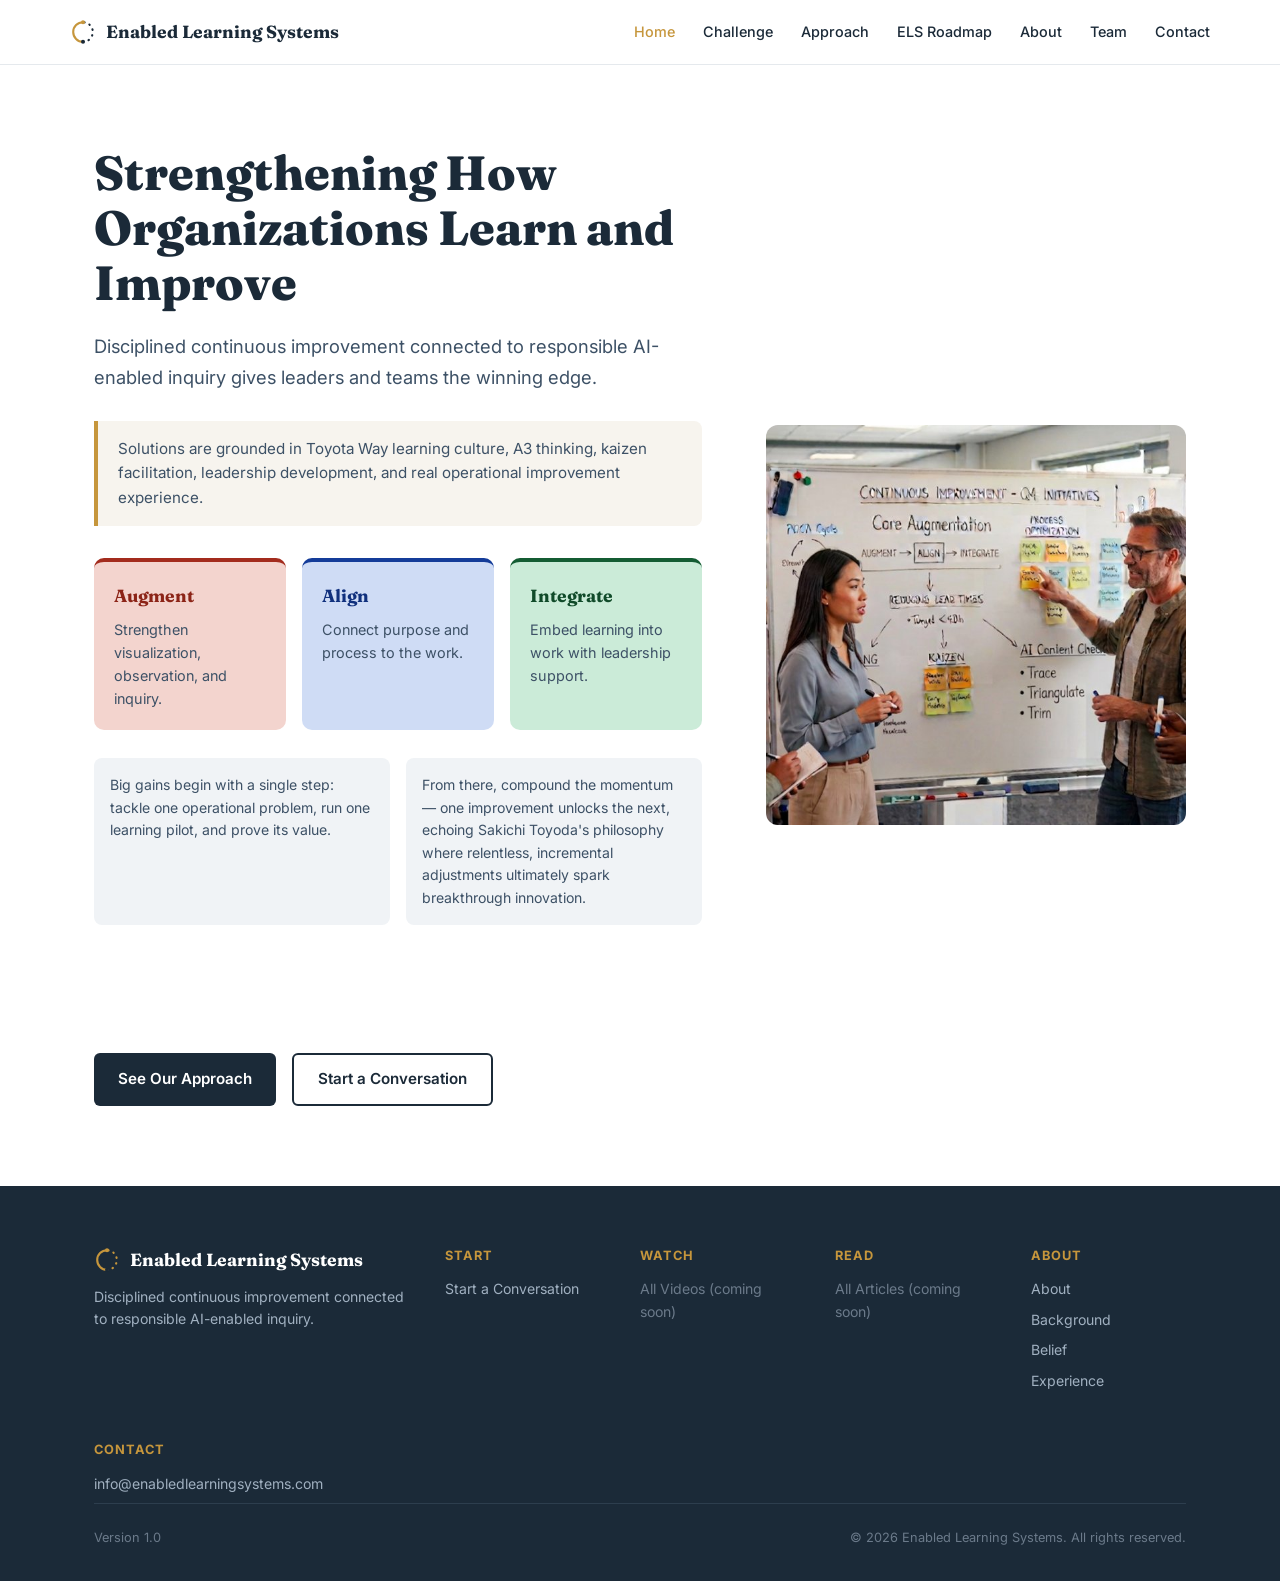
<file: index.html>
<!DOCTYPE html>
<html lang="en">
<head>
<meta charset="UTF-8">
<meta name="viewport" content="width=device-width, initial-scale=1.0">
<title>Home | Enabled Learning Systems</title>
<meta name="description" content="Enabled Learning Systems strengthens how organizations learn and improve, connecting disciplined continuous improvement with responsible AI-enabled inquiry.">
<link rel="preconnect" href="https://fonts.googleapis.com">
<link rel="preconnect" href="https://fonts.gstatic.com" crossorigin>
<link href="https://fonts.googleapis.com/css2?family=Fraunces:ital,wght@0,400;0,600;0,700;0,800;1,400&family=Inter:wght@400;500;600;700;800&display=swap" rel="stylesheet">
<link rel="stylesheet" href="styles.css">

</head>
<body>
<header class="site-header">
  <div class="header-inner">
    <a href="index.html" class="logo"><svg width="26" height="26" viewBox="0 0 26 26" fill="none" xmlns="http://www.w3.org/2000/svg">
<path d="M13 3.2C7.6 3.2 3.2 7.6 3.2 13S7.6 22.8 13 22.8" stroke="#C6963C" stroke-width="2.1" stroke-linecap="round"/>
<path d="M13 22.8c5.4 0 9.8-4.4 9.8-9.8S18.4 3.2 13 3.2" stroke="#1B2A38" stroke-width="2.1" stroke-linecap="round" stroke-dasharray="0.5 5.3"/>
<circle cx="13" cy="3.2" r="2" fill="#C6963C"/>
<circle cx="13" cy="22.8" r="2" fill="#1B2A38"/>
</svg><span class="logo-word">Enabled Learning Systems</span></a>
    <button class="nav-toggle" aria-label="Toggle menu" onclick="document.querySelector('.main-nav').classList.toggle('open')">
      <svg width="18" height="14" viewBox="0 0 18 14" fill="none"><path d="M0 1h18M0 7h18M0 13h18" stroke="#1B2A38" stroke-width="1.6"/></svg>
    </button>
    <nav class="main-nav">
      <a href="index.html" class="nav-link active">Home</a>
<a href="challenge.html" class="nav-link">Challenge</a>
<a href="approach.html" class="nav-link">Approach</a>
<a href="roadmap.html" class="nav-link">ELS Roadmap</a>
<a href="about.html" class="nav-link">About</a>
<a href="team.html" class="nav-link">Team</a>
<a href="contact.html" class="nav-link">Contact</a>

    </nav>
  </div>
</header>

<section class="section">
  <div class="wrap hero-grid">
    <div class="hero-text">
      <h1 class="display">Strengthening How Organizations Learn and Improve</h1>
      <p class="lede">Disciplined continuous improvement connected to responsible AI-enabled inquiry gives leaders and teams the winning edge.</p>
      <div class="callout">Solutions are grounded in Toyota Way learning culture, A3 thinking, kaizen facilitation, leadership development, and real operational improvement experience.</div>
      <div class="card-grid" style="grid-template-columns: repeat(3, 1fr);">
        <div class="card card--red"><h3>Augment</h3><p>Strengthen visualization, observation, and inquiry.</p></div>
        <div class="card card--blue"><h3>Align</h3><p>Connect purpose and process to the work.</p></div>
        <div class="card card--green"><h3>Integrate</h3><p>Embed learning into work with leadership support.</p></div>
      </div>
      <div class="note-grid">
        <div class="note-box">Big gains begin with a single step: tackle one operational problem, run one learning pilot, and prove its value.</div>
        <div class="note-box">From there, compound the momentum &mdash; one improvement unlocks the next, echoing Sakichi Toyoda's philosophy where relentless, incremental adjustments ultimately spark breakthrough innovation.</div>
      </div>
    </div>
    <figure class="hero-photo">
      <img src="photo-home.jpg" alt="Team collaborating around a whiteboard on continuous improvement initiatives.">
    </figure>
    <div class="btn-row mt-lg hero-buttons">
      <a href="approach.html" class="btn btn-primary">See Our Approach</a>
      <a href="contact.html" class="btn btn-outline">Start a Conversation</a>
    </div>
  </div>
</section>

<footer class="site-footer">
  <div class="wrap">
    <div class="footer-grid">
      <div class="footer-brand">
        <a href="index.html" class="logo"><svg width="26" height="26" viewBox="0 0 26 26" fill="none" xmlns="http://www.w3.org/2000/svg">
<path d="M13 3.2C7.6 3.2 3.2 7.6 3.2 13S7.6 22.8 13 22.8" stroke="#C6963C" stroke-width="2.1" stroke-linecap="round"/>
<path d="M13 22.8c5.4 0 9.8-4.4 9.8-9.8S18.4 3.2 13 3.2" stroke="#1B2A38" stroke-width="2.1" stroke-linecap="round" stroke-dasharray="0.5 5.3"/>
<circle cx="13" cy="3.2" r="2" fill="#C6963C"/>
<circle cx="13" cy="22.8" r="2" fill="#1B2A38"/>
</svg><span class="logo-word">Enabled Learning Systems</span></a>
        <p>Disciplined continuous improvement connected to responsible AI-enabled inquiry.</p>
      </div>
      <div class="footer-col">
        <h5>Start</h5>
        <a href="contact.html">Start a Conversation</a>
      </div>
      <div class="footer-col">
        <h5>Watch</h5>
        <span class="muted">All Videos (coming soon)</span>
      </div>
      <div class="footer-col">
        <h5>Read</h5>
        <span class="muted">All Articles (coming soon)</span>
      </div>
      <div class="footer-col">
        <h5>About</h5>
        <a href="about.html">About</a>
        <a href="about.html#background">Background</a>
        <a href="about.html#belief">Belief</a>
        <a href="about.html#experience">Experience</a>
      </div>
    </div>
    <div class="footer-col" style="margin-top:32px;">
      <h5>Contact</h5>
      <a href="mailto:info@enabledlearningsystems.com">info@enabledlearningsystems.com</a>
    </div>
    <div class="footer-bottom">
      <span>Version 1.0</span>
      <span>&copy; 2026 Enabled Learning Systems. All rights reserved.</span>
    </div>
  </div>
</footer>
</body>
</html>
</file>
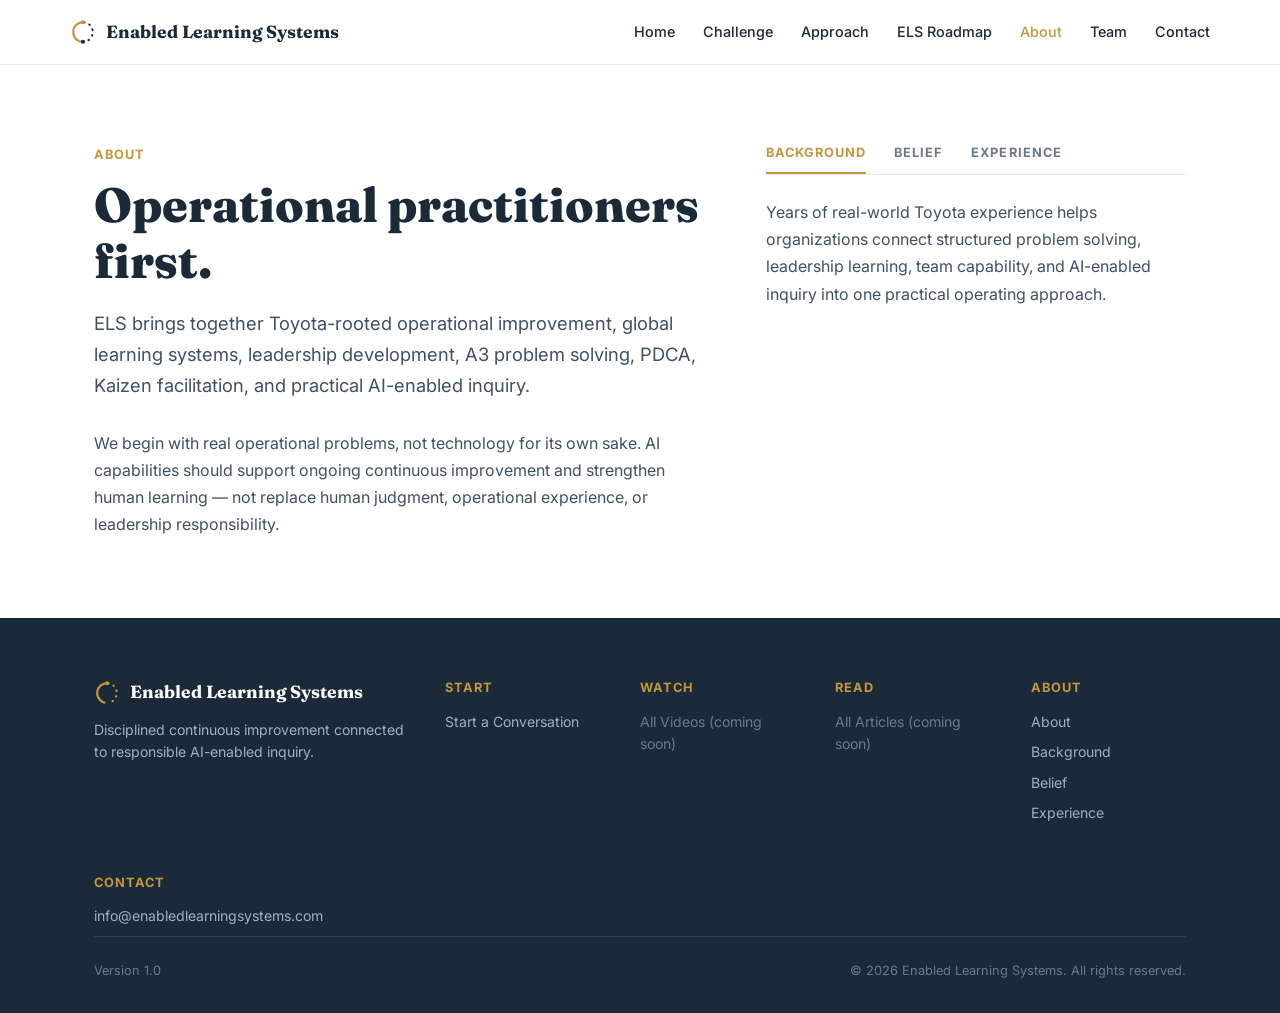
<file: about (1).html>
<!DOCTYPE html>
<html lang="en">
<head>
<meta charset="UTF-8">
<meta name="viewport" content="width=device-width, initial-scale=1.0">
<title>About | Enabled Learning Systems</title>
<meta name="description" content="Operational practitioners first. ELS brings together Toyota-rooted operational improvement, global learning systems, leadership development, and practical AI-enabled inquiry.">
<link rel="preconnect" href="https://fonts.googleapis.com">
<link rel="preconnect" href="https://fonts.gstatic.com" crossorigin>
<link href="https://fonts.googleapis.com/css2?family=Fraunces:ital,wght@0,400;0,600;0,700;0,800;1,400&family=Inter:wght@400;500;600;700;800&display=swap" rel="stylesheet">
<link rel="stylesheet" href="styles.css">
<style>
  .tab-row {
    display: flex;
    gap: 28px;
    border-bottom: 1px solid #E5E9ED;
    margin-bottom: 24px;
  }
  .tab-btn {
    background: none;
    border: none;
    cursor: pointer;
    font-family: 'Inter', sans-serif;
    font-size: 0.8rem;
    font-weight: 700;
    text-transform: uppercase;
    letter-spacing: 0.08em;
    color: #6B7A8A;
    padding: 0 0 12px 0;
    border-bottom: 2px solid transparent;
  }
  .tab-btn:hover { color: #1B2A38; }
  .tab-btn.active { color: #C6963C; border-bottom-color: #C6963C; }
  .tab-panel { display: none; }
  .tab-panel.active { display: block; }
</style>
</head>
<body>
<header class="site-header">
  <div class="header-inner">
    <a href="index.html" class="logo"><svg width="26" height="26" viewBox="0 0 26 26" fill="none" xmlns="http://www.w3.org/2000/svg">
<path d="M13 3.2C7.6 3.2 3.2 7.6 3.2 13S7.6 22.8 13 22.8" stroke="#C6963C" stroke-width="2.1" stroke-linecap="round"/>
<path d="M13 22.8c5.4 0 9.8-4.4 9.8-9.8S18.4 3.2 13 3.2" stroke="#1B2A38" stroke-width="2.1" stroke-linecap="round" stroke-dasharray="0.5 5.3"/>
<circle cx="13" cy="3.2" r="2" fill="#C6963C"/>
<circle cx="13" cy="22.8" r="2" fill="#1B2A38"/>
</svg><span class="logo-word">Enabled Learning Systems</span></a>
    <button class="nav-toggle" aria-label="Toggle menu" onclick="document.querySelector('.main-nav').classList.toggle('open')">
      <svg width="18" height="14" viewBox="0 0 18 14" fill="none"><path d="M0 1h18M0 7h18M0 13h18" stroke="#1B2A38" stroke-width="1.6"/></svg>
    </button>
    <nav class="main-nav">
      <a href="index.html" class="nav-link">Home</a>
<a href="challenge.html" class="nav-link">Challenge</a>
<a href="approach.html" class="nav-link">Approach</a>
<a href="roadmap.html" class="nav-link">ELS Roadmap</a>
<a href="about.html" class="nav-link active">About</a>
<a href="team.html" class="nav-link">Team</a>
<a href="contact.html" class="nav-link">Contact</a>

    </nav>
  </div>
</header>

<section class="section">
  <div class="wrap" style="display:grid; grid-template-columns: 1fr 420px; gap:64px; align-items:start;">
    <div>
      <p style="font-size:0.8rem; font-weight:700; text-transform:uppercase; letter-spacing:0.08em; color:#C6963C; margin-bottom:12px;">About</p>
      <h1 class="display">Operational practitioners first.</h1>
      <p class="lede">ELS brings together Toyota-rooted operational improvement, global learning systems, leadership development, A3 problem solving, PDCA, Kaizen facilitation, and practical AI-enabled inquiry.</p>
      <p style="font-size:1rem; color:#3D5166; line-height:1.7;">We begin with real operational problems, not technology for its own sake. AI capabilities should support ongoing continuous improvement and strengthen human learning &mdash; not replace human judgment, operational experience, or leadership responsibility.</p>
    </div>
    <div>
      <div class="tab-row">
        <button class="tab-btn active" data-tab="background" onclick="showTab('background')">Background</button>
        <button class="tab-btn" data-tab="belief" onclick="showTab('belief')">Belief</button>
        <button class="tab-btn" data-tab="experience" onclick="showTab('experience')">Experience</button>
      </div>
      <div id="background" class="tab-panel active">
        <p style="font-size:1rem; color:#3D5166; line-height:1.7;">Years of real-world Toyota experience helps organizations connect structured problem solving, leadership learning, team capability, and AI-enabled inquiry into one practical operating approach.</p>
      </div>
      <div id="belief" class="tab-panel">
        <p style="font-size:1rem; color:#3D5166; line-height:1.7; margin-bottom:16px;">Our work is defined by purpose, not tools. We begin with actual operational needs, ensuring that AI serves as a force multiplier for continuous improvement. We believe technology should strengthen human learning and decision-making, acting as a support system that honors, rather than replaces, operational experience and leadership.</p>
        <p style="font-size:1rem; color:#3D5166; line-height:1.7;">We ground our work in your organization's real-world challenges. We believe AI should be a partner in continuous improvement, designed to sharpen human insight and accelerate learning. Our goal is to leverage technology to enhance &mdash; not replace &mdash; the vital role of human judgement, operational experience and leadership responsibility.</p>
      </div>
      <div id="experience" class="tab-panel">
        <p style="font-size:1rem; color:#3D5166; line-height:1.7;">Our conviction comes from years of delivering measurable operational results. We have spent decades consulting within world-renowned corporate headquarters, regional field offices, and leading organizations across logistics, healthcare, and diverse corporate operations. This extensive cross-industry experience allows us to bridge the gap between executive-level strategy and frontline team execution, bringing a sophisticated, <strong>proven perspective</strong> that ensures our solutions are as practical as they are impactful.</p>
      </div>
    </div>
  </div>
</section>

<footer class="site-footer">
  <div class="wrap">
    <div class="footer-grid">
      <div class="footer-brand">
        <a href="index.html" class="logo"><svg width="26" height="26" viewBox="0 0 26 26" fill="none" xmlns="http://www.w3.org/2000/svg">
<path d="M13 3.2C7.6 3.2 3.2 7.6 3.2 13S7.6 22.8 13 22.8" stroke="#C6963C" stroke-width="2.1" stroke-linecap="round"/>
<path d="M13 22.8c5.4 0 9.8-4.4 9.8-9.8S18.4 3.2 13 3.2" stroke="#1B2A38" stroke-width="2.1" stroke-linecap="round" stroke-dasharray="0.5 5.3"/>
<circle cx="13" cy="3.2" r="2" fill="#C6963C"/>
<circle cx="13" cy="22.8" r="2" fill="#1B2A38"/>
</svg><span class="logo-word">Enabled Learning Systems</span></a>
        <p>Disciplined continuous improvement connected to responsible AI-enabled inquiry.</p>
      </div>
      <div class="footer-col">
        <h5>Start</h5>
        <a href="contact.html">Start a Conversation</a>
      </div>
      <div class="footer-col">
        <h5>Watch</h5>
        <span class="muted">All Videos (coming soon)</span>
      </div>
      <div class="footer-col">
        <h5>Read</h5>
        <span class="muted">All Articles (coming soon)</span>
      </div>
      <div class="footer-col">
        <h5>About</h5>
        <a href="about.html">About</a>
        <a href="about.html#background">Background</a>
        <a href="about.html#belief">Belief</a>
        <a href="about.html#experience">Experience</a>
      </div>
    </div>
    <div class="footer-col" style="margin-top:32px;">
      <h5>Contact</h5>
      <a href="mailto:info@enabledlearningsystems.com">info@enabledlearningsystems.com</a>
    </div>
    <div class="footer-bottom">
      <span>Version 1.0</span>
      <span>&copy; 2026 Enabled Learning Systems. All rights reserved.</span>
    </div>
  </div>
</footer>
<script>
  function showTab(name) {
    document.querySelectorAll('.tab-panel').forEach(function(panel) {
      panel.classList.toggle('active', panel.id === name);
    });
    document.querySelectorAll('.tab-btn').forEach(function(btn) {
      btn.classList.toggle('active', btn.getAttribute('data-tab') === name);
    });
  }
  var hash = window.location.hash.replace('#', '');
  if (hash === 'background' || hash === 'belief' || hash === 'experience') {
    showTab(hash);
  }
</script>
</body>
</html>
</file>
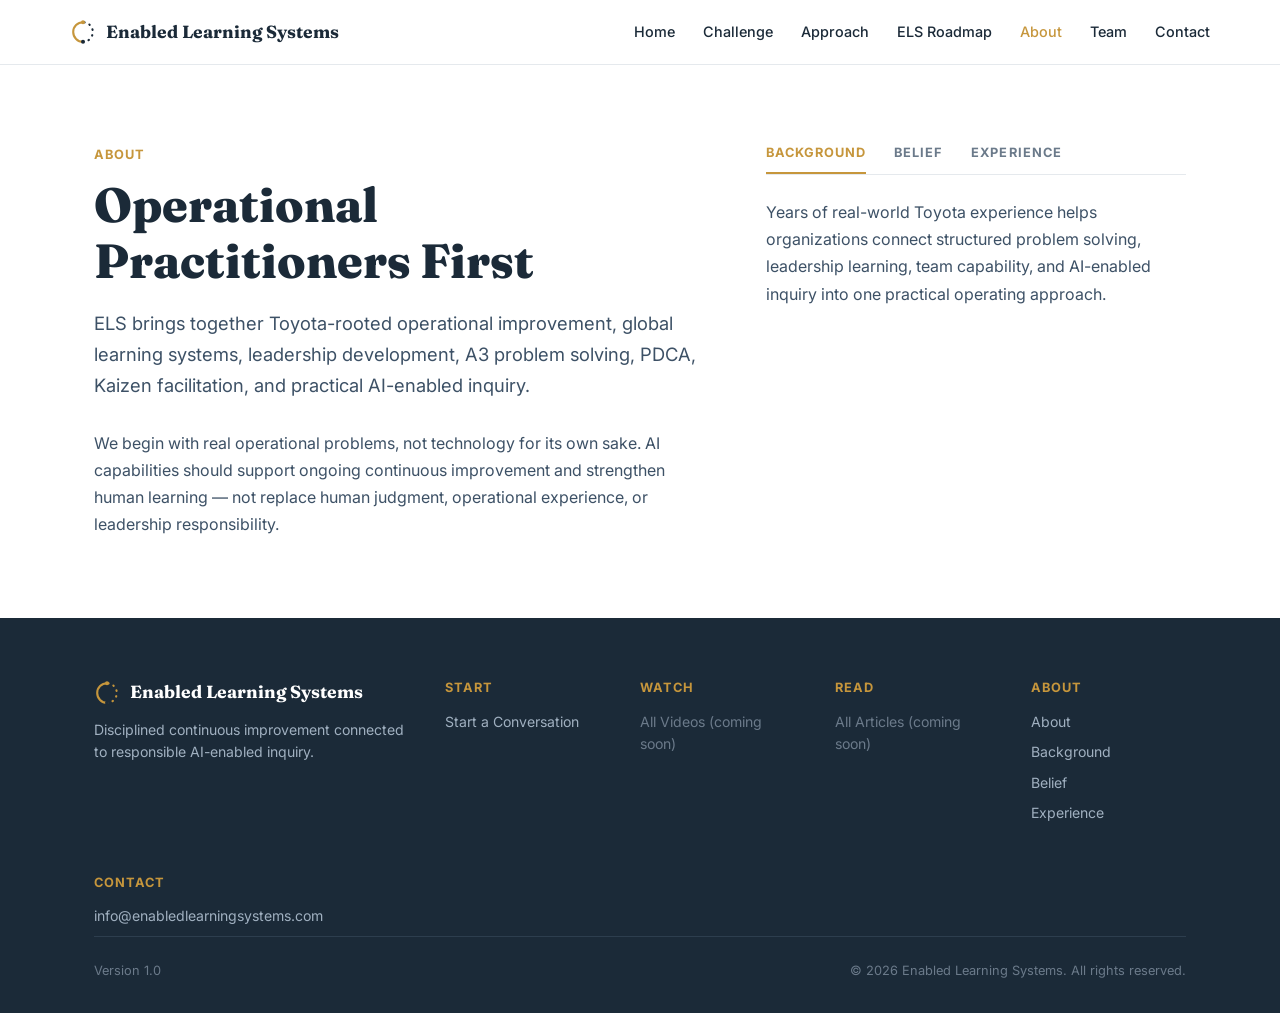
<file: about.html>
<!DOCTYPE html>
<html lang="en">
<head>
<meta charset="UTF-8">
<meta name="viewport" content="width=device-width, initial-scale=1.0">
<title>About | Enabled Learning Systems</title>
<meta name="description" content="Operational practitioners first. ELS brings together Toyota-rooted operational improvement, global learning systems, leadership development, and practical AI-enabled inquiry.">
<link rel="preconnect" href="https://fonts.googleapis.com">
<link rel="preconnect" href="https://fonts.gstatic.com" crossorigin>
<link href="https://fonts.googleapis.com/css2?family=Fraunces:ital,wght@0,400;0,600;0,700;0,800;1,400&family=Inter:wght@400;500;600;700;800&display=swap" rel="stylesheet">
<link rel="stylesheet" href="styles.css">
<style>
  .tab-row {
    display: flex;
    gap: 28px;
    border-bottom: 1px solid #E5E9ED;
    margin-bottom: 24px;
  }
  .tab-btn {
    background: none;
    border: none;
    cursor: pointer;
    font-family: 'Inter', sans-serif;
    font-size: 0.8rem;
    font-weight: 700;
    text-transform: uppercase;
    letter-spacing: 0.08em;
    color: #6B7A8A;
    padding: 0 0 12px 0;
    border-bottom: 2px solid transparent;
  }
  .tab-btn:hover { color: #1B2A38; }
  .tab-btn.active { color: #C6963C; border-bottom-color: #C6963C; }
  .tab-panel { display: none; }
  .tab-panel.active { display: block; }
</style>
</head>
<body>
<header class="site-header">
  <div class="header-inner">
    <a href="index.html" class="logo"><svg width="26" height="26" viewBox="0 0 26 26" fill="none" xmlns="http://www.w3.org/2000/svg">
<path d="M13 3.2C7.6 3.2 3.2 7.6 3.2 13S7.6 22.8 13 22.8" stroke="#C6963C" stroke-width="2.1" stroke-linecap="round"/>
<path d="M13 22.8c5.4 0 9.8-4.4 9.8-9.8S18.4 3.2 13 3.2" stroke="#1B2A38" stroke-width="2.1" stroke-linecap="round" stroke-dasharray="0.5 5.3"/>
<circle cx="13" cy="3.2" r="2" fill="#C6963C"/>
<circle cx="13" cy="22.8" r="2" fill="#1B2A38"/>
</svg><span class="logo-word">Enabled Learning Systems</span></a>
    <button class="nav-toggle" aria-label="Toggle menu" onclick="document.querySelector('.main-nav').classList.toggle('open')">
      <svg width="18" height="14" viewBox="0 0 18 14" fill="none"><path d="M0 1h18M0 7h18M0 13h18" stroke="#1B2A38" stroke-width="1.6"/></svg>
    </button>
    <nav class="main-nav">
      <a href="index.html" class="nav-link">Home</a>
<a href="challenge.html" class="nav-link">Challenge</a>
<a href="approach.html" class="nav-link">Approach</a>
<a href="roadmap.html" class="nav-link">ELS Roadmap</a>
<a href="about.html" class="nav-link active">About</a>
<a href="team.html" class="nav-link">Team</a>
<a href="contact.html" class="nav-link">Contact</a>

    </nav>
  </div>
</header>

<section class="section">
  <div class="wrap" style="display:grid; grid-template-columns: 1fr 420px; gap:64px; align-items:start;">
    <div>
      <p style="font-size:0.8rem; font-weight:700; text-transform:uppercase; letter-spacing:0.08em; color:#C6963C; margin-bottom:12px;">About</p>
      <h1 class="display">Operational Practitioners First</h1>
      <p class="lede">ELS brings together Toyota-rooted operational improvement, global learning systems, leadership development, A3 problem solving, PDCA, Kaizen facilitation, and practical AI-enabled inquiry.</p>
      <p style="font-size:1rem; color:#3D5166; line-height:1.7;">We begin with real operational problems, not technology for its own sake. AI capabilities should support ongoing continuous improvement and strengthen human learning &mdash; not replace human judgment, operational experience, or leadership responsibility.</p>
    </div>
    <div>
      <div class="tab-row">
        <button class="tab-btn active" data-tab="background" onclick="showTab('background')">Background</button>
        <button class="tab-btn" data-tab="belief" onclick="showTab('belief')">Belief</button>
        <button class="tab-btn" data-tab="experience" onclick="showTab('experience')">Experience</button>
      </div>
      <div id="background" class="tab-panel active">
        <p style="font-size:1rem; color:#3D5166; line-height:1.7;">Years of real-world Toyota experience helps organizations connect structured problem solving, leadership learning, team capability, and AI-enabled inquiry into one practical operating approach.</p>
      </div>
      <div id="belief" class="tab-panel">
        <p style="font-size:1rem; color:#3D5166; line-height:1.7; margin-bottom:16px;">Our work is defined by purpose, not tools. We begin with actual operational needs, ensuring that AI serves as a force multiplier for continuous improvement. We believe technology should strengthen human learning and decision-making, acting as a support system that honors, rather than replaces, operational experience and leadership.</p>
        <p style="font-size:1rem; color:#3D5166; line-height:1.7;">We ground our work in your organization's real-world challenges. We believe AI should be a partner in continuous improvement, designed to sharpen human insight and accelerate learning. Our goal is to leverage technology to enhance &mdash; not replace &mdash; the vital role of human judgement, operational experience and leadership responsibility.</p>
      </div>
      <div id="experience" class="tab-panel">
        <p style="font-size:1rem; color:#3D5166; line-height:1.7;">Our conviction comes from years of delivering measurable operational results. We have spent decades consulting within world-renowned corporate headquarters, regional field offices, and leading organizations across logistics, healthcare, and diverse corporate operations. This extensive cross-industry experience allows us to bridge the gap between executive-level strategy and frontline team execution, bringing a sophisticated, <strong>proven perspective</strong> that ensures our solutions are as practical as they are impactful.</p>
      </div>
    </div>
  </div>
</section>

<footer class="site-footer">
  <div class="wrap">
    <div class="footer-grid">
      <div class="footer-brand">
        <a href="index.html" class="logo"><svg width="26" height="26" viewBox="0 0 26 26" fill="none" xmlns="http://www.w3.org/2000/svg">
<path d="M13 3.2C7.6 3.2 3.2 7.6 3.2 13S7.6 22.8 13 22.8" stroke="#C6963C" stroke-width="2.1" stroke-linecap="round"/>
<path d="M13 22.8c5.4 0 9.8-4.4 9.8-9.8S18.4 3.2 13 3.2" stroke="#1B2A38" stroke-width="2.1" stroke-linecap="round" stroke-dasharray="0.5 5.3"/>
<circle cx="13" cy="3.2" r="2" fill="#C6963C"/>
<circle cx="13" cy="22.8" r="2" fill="#1B2A38"/>
</svg><span class="logo-word">Enabled Learning Systems</span></a>
        <p>Disciplined continuous improvement connected to responsible AI-enabled inquiry.</p>
      </div>
      <div class="footer-col">
        <h5>Start</h5>
        <a href="contact.html">Start a Conversation</a>
      </div>
      <div class="footer-col">
        <h5>Watch</h5>
        <span class="muted">All Videos (coming soon)</span>
      </div>
      <div class="footer-col">
        <h5>Read</h5>
        <span class="muted">All Articles (coming soon)</span>
      </div>
      <div class="footer-col">
        <h5>About</h5>
        <a href="about.html">About</a>
        <a href="about.html#background">Background</a>
        <a href="about.html#belief">Belief</a>
        <a href="about.html#experience">Experience</a>
      </div>
    </div>
    <div class="footer-col" style="margin-top:32px;">
      <h5>Contact</h5>
      <a href="mailto:info@enabledlearningsystems.com">info@enabledlearningsystems.com</a>
    </div>
    <div class="footer-bottom">
      <span>Version 1.0</span>
      <span>&copy; 2026 Enabled Learning Systems. All rights reserved.</span>
    </div>
  </div>
</footer>
<script>
  function showTab(name) {
    document.querySelectorAll('.tab-panel').forEach(function(panel) {
      panel.classList.toggle('active', panel.id === name);
    });
    document.querySelectorAll('.tab-btn').forEach(function(btn) {
      btn.classList.toggle('active', btn.getAttribute('data-tab') === name);
    });
  }
  var hash = window.location.hash.replace('#', '');
  if (hash === 'background' || hash === 'belief' || hash === 'experience') {
    showTab(hash);
  }
</script>
</body>
</html>
</file>
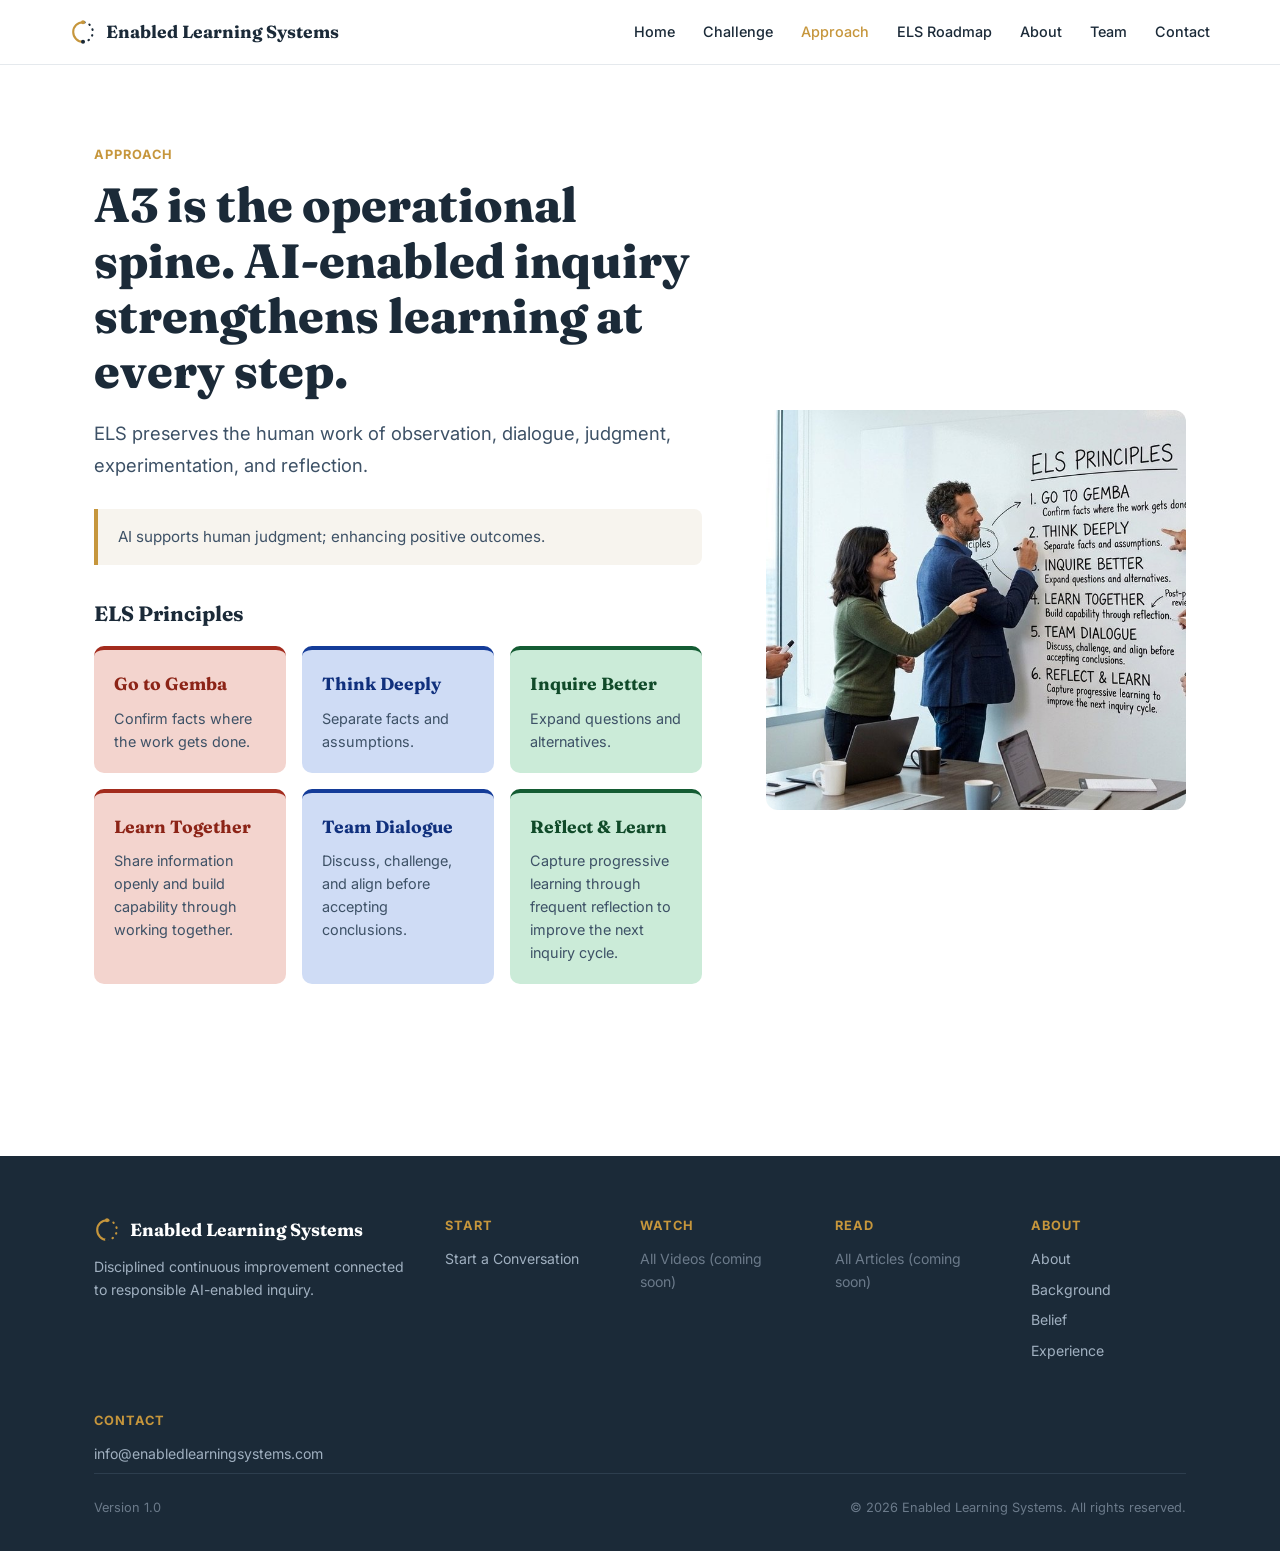
<file: approach.html>
<!DOCTYPE html>
<html lang="en">
<head>
<meta charset="UTF-8">
<meta name="viewport" content="width=device-width, initial-scale=1.0">
<title>Approach | Enabled Learning Systems</title>
<meta name="description" content="A3 is the operational spine. AI-enabled inquiry strengthens learning at every step.">
<link rel="preconnect" href="https://fonts.googleapis.com">
<link rel="preconnect" href="https://fonts.gstatic.com" crossorigin>
<link href="https://fonts.googleapis.com/css2?family=Fraunces:ital,wght@0,400;0,600;0,700;0,800;1,400&family=Inter:wght@400;500;600;700;800&display=swap" rel="stylesheet">
<link rel="stylesheet" href="styles.css">

</head>
<body>
<header class="site-header">
  <div class="header-inner">
    <a href="index.html" class="logo"><svg width="26" height="26" viewBox="0 0 26 26" fill="none" xmlns="http://www.w3.org/2000/svg">
<path d="M13 3.2C7.6 3.2 3.2 7.6 3.2 13S7.6 22.8 13 22.8" stroke="#C6963C" stroke-width="2.1" stroke-linecap="round"/>
<path d="M13 22.8c5.4 0 9.8-4.4 9.8-9.8S18.4 3.2 13 3.2" stroke="#1B2A38" stroke-width="2.1" stroke-linecap="round" stroke-dasharray="0.5 5.3"/>
<circle cx="13" cy="3.2" r="2" fill="#C6963C"/>
<circle cx="13" cy="22.8" r="2" fill="#1B2A38"/>
</svg><span class="logo-word">Enabled Learning Systems</span></a>
    <button class="nav-toggle" aria-label="Toggle menu" onclick="document.querySelector('.main-nav').classList.toggle('open')">
      <svg width="18" height="14" viewBox="0 0 18 14" fill="none"><path d="M0 1h18M0 7h18M0 13h18" stroke="#1B2A38" stroke-width="1.6"/></svg>
    </button>
    <nav class="main-nav">
      <a href="index.html" class="nav-link">Home</a>
<a href="challenge.html" class="nav-link">Challenge</a>
<a href="approach.html" class="nav-link active">Approach</a>
<a href="roadmap.html" class="nav-link">ELS Roadmap</a>
<a href="about.html" class="nav-link">About</a>
<a href="team.html" class="nav-link">Team</a>
<a href="contact.html" class="nav-link">Contact</a>

    </nav>
  </div>
</header>

<section class="section">
  <div class="wrap hero-grid">
    <div>
      <p style="font-size:0.8rem; font-weight:700; text-transform:uppercase; letter-spacing:0.08em; color:#C6963C; margin-bottom:12px;">Approach</p>
      <h1 class="display">A3 is the operational spine. AI-enabled inquiry strengthens learning at every step.</h1>
      <p class="lede">ELS preserves the human work of observation, dialogue, judgment, experimentation, and reflection.</p>
      <div class="callout">AI supports human judgment; enhancing positive outcomes.</div>
      <h2 style="font-family:'Fraunces', serif; font-size:1.3rem; font-weight:700; color:#1B2A38; margin-bottom:16px;">ELS Principles</h2>
      <div class="card-grid" style="grid-template-columns: repeat(3, 1fr);">
        <div class="card card--red"><h3>Go to Gemba</h3><p>Confirm facts where the work gets done.</p></div>
        <div class="card card--blue"><h3>Think Deeply</h3><p>Separate facts and assumptions.</p></div>
        <div class="card card--green"><h3>Inquire Better</h3><p>Expand questions and alternatives.</p></div>
        <div class="card card--red"><h3>Learn Together</h3><p>Share information openly and build capability through working together.</p></div>
        <div class="card card--blue"><h3>Team Dialogue</h3><p>Discuss, challenge, and align before accepting conclusions.</p></div>
        <div class="card card--green"><h3>Reflect &amp; Learn</h3><p>Capture progressive learning through frequent reflection to improve the next inquiry cycle.</p></div>
      </div>
    </div>
    <figure class="hero-photo">
      <img src="photo-approach.jpg" alt="Team reviewing the ELS principles on a whiteboard together.">
    </figure>
  </div>
</section>

<footer class="site-footer">
  <div class="wrap">
    <div class="footer-grid">
      <div class="footer-brand">
        <a href="index.html" class="logo"><svg width="26" height="26" viewBox="0 0 26 26" fill="none" xmlns="http://www.w3.org/2000/svg">
<path d="M13 3.2C7.6 3.2 3.2 7.6 3.2 13S7.6 22.8 13 22.8" stroke="#C6963C" stroke-width="2.1" stroke-linecap="round"/>
<path d="M13 22.8c5.4 0 9.8-4.4 9.8-9.8S18.4 3.2 13 3.2" stroke="#1B2A38" stroke-width="2.1" stroke-linecap="round" stroke-dasharray="0.5 5.3"/>
<circle cx="13" cy="3.2" r="2" fill="#C6963C"/>
<circle cx="13" cy="22.8" r="2" fill="#1B2A38"/>
</svg><span class="logo-word">Enabled Learning Systems</span></a>
        <p>Disciplined continuous improvement connected to responsible AI-enabled inquiry.</p>
      </div>
      <div class="footer-col">
        <h5>Start</h5>
        <a href="contact.html">Start a Conversation</a>
      </div>
      <div class="footer-col">
        <h5>Watch</h5>
        <span class="muted">All Videos (coming soon)</span>
      </div>
      <div class="footer-col">
        <h5>Read</h5>
        <span class="muted">All Articles (coming soon)</span>
      </div>
      <div class="footer-col">
        <h5>About</h5>
        <a href="about.html">About</a>
        <a href="about.html#background">Background</a>
        <a href="about.html#belief">Belief</a>
        <a href="about.html#experience">Experience</a>
      </div>
    </div>
    <div class="footer-col" style="margin-top:32px;">
      <h5>Contact</h5>
      <a href="mailto:info@enabledlearningsystems.com">info@enabledlearningsystems.com</a>
    </div>
    <div class="footer-bottom">
      <span>Version 1.0</span>
      <span>&copy; 2026 Enabled Learning Systems. All rights reserved.</span>
    </div>
  </div>
</footer>
</body>
</html>
</file>
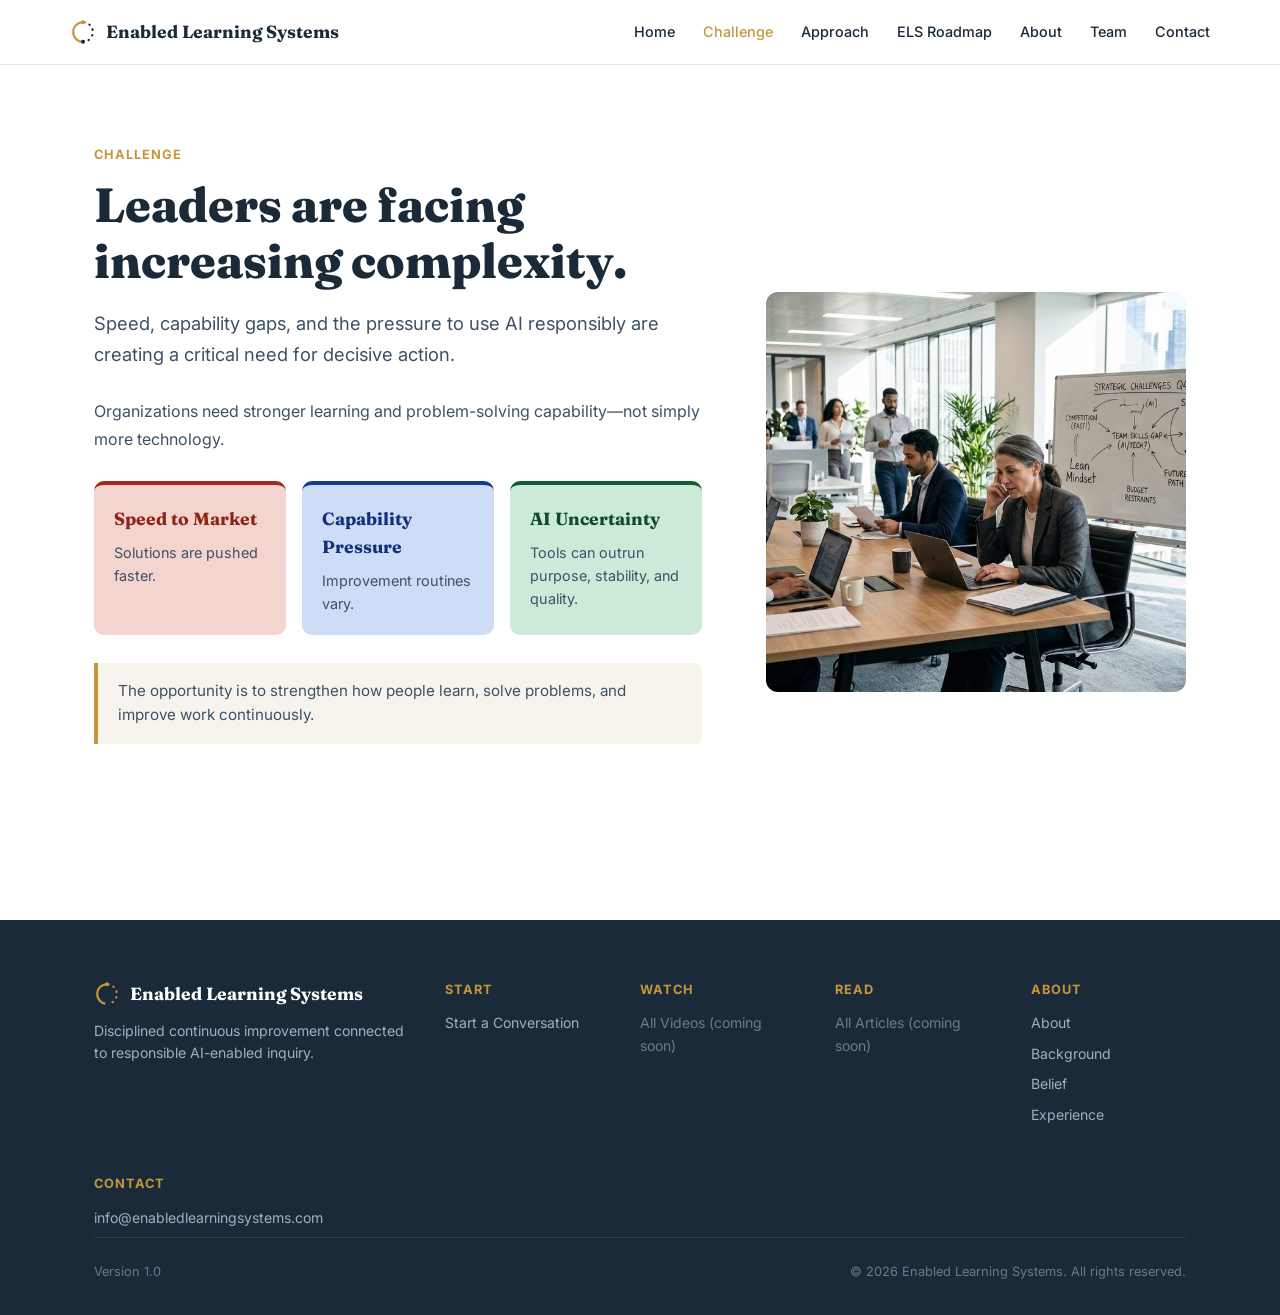
<file: challenge.html>
<!DOCTYPE html>
<html lang="en">
<head>
<meta charset="UTF-8">
<meta name="viewport" content="width=device-width, initial-scale=1.0">
<title>Challenge | Enabled Learning Systems</title>
<meta name="description" content="Leaders are facing increasing complexity. Speed, capability gaps, and the pressure to use AI responsibly are creating a critical need for decisive action.">
<link rel="preconnect" href="https://fonts.googleapis.com">
<link rel="preconnect" href="https://fonts.gstatic.com" crossorigin>
<link href="https://fonts.googleapis.com/css2?family=Fraunces:ital,wght@0,400;0,600;0,700;0,800;1,400&family=Inter:wght@400;500;600;700;800&display=swap" rel="stylesheet">
<link rel="stylesheet" href="styles.css">

</head>
<body>
<header class="site-header">
  <div class="header-inner">
    <a href="index.html" class="logo"><svg width="26" height="26" viewBox="0 0 26 26" fill="none" xmlns="http://www.w3.org/2000/svg">
<path d="M13 3.2C7.6 3.2 3.2 7.6 3.2 13S7.6 22.8 13 22.8" stroke="#C6963C" stroke-width="2.1" stroke-linecap="round"/>
<path d="M13 22.8c5.4 0 9.8-4.4 9.8-9.8S18.4 3.2 13 3.2" stroke="#1B2A38" stroke-width="2.1" stroke-linecap="round" stroke-dasharray="0.5 5.3"/>
<circle cx="13" cy="3.2" r="2" fill="#C6963C"/>
<circle cx="13" cy="22.8" r="2" fill="#1B2A38"/>
</svg><span class="logo-word">Enabled Learning Systems</span></a>
    <button class="nav-toggle" aria-label="Toggle menu" onclick="document.querySelector('.main-nav').classList.toggle('open')">
      <svg width="18" height="14" viewBox="0 0 18 14" fill="none"><path d="M0 1h18M0 7h18M0 13h18" stroke="#1B2A38" stroke-width="1.6"/></svg>
    </button>
    <nav class="main-nav">
      <a href="index.html" class="nav-link">Home</a>
<a href="challenge.html" class="nav-link active">Challenge</a>
<a href="approach.html" class="nav-link">Approach</a>
<a href="roadmap.html" class="nav-link">ELS Roadmap</a>
<a href="about.html" class="nav-link">About</a>
<a href="team.html" class="nav-link">Team</a>
<a href="contact.html" class="nav-link">Contact</a>

    </nav>
  </div>
</header>

<section class="section">
  <div class="wrap hero-grid">
    <div>
      <p style="font-size:0.8rem; font-weight:700; text-transform:uppercase; letter-spacing:0.08em; color:#C6963C; margin-bottom:12px;">Challenge</p>
      <h1 class="display">Leaders are facing increasing complexity.</h1>
      <p class="lede">Speed, capability gaps, and the pressure to use AI responsibly are creating a critical need for decisive action.</p>
      <p style="font-size:1rem; color:#3D5166; margin-bottom:28px; line-height:1.7;">Organizations need stronger learning and problem-solving capability&mdash;not simply more technology.</p>
      <div class="card-grid" style="grid-template-columns: repeat(3, 1fr);">
        <div class="card card--red"><h3>Speed to Market</h3><p>Solutions are pushed faster.</p></div>
        <div class="card card--blue"><h3>Capability Pressure</h3><p>Improvement routines vary.</p></div>
        <div class="card card--green"><h3>AI Uncertainty</h3><p>Tools can outrun purpose, stability, and quality.</p></div>
      </div>
      <div class="callout">The opportunity is to strengthen how people learn, solve problems, and improve work continuously.</div>
    </div>
    <figure class="hero-photo">
      <img src="photo-challenge.jpg" alt="Leadership team working through strategic challenges on a whiteboard.">
    </figure>
  </div>
</section>

<footer class="site-footer">
  <div class="wrap">
    <div class="footer-grid">
      <div class="footer-brand">
        <a href="index.html" class="logo"><svg width="26" height="26" viewBox="0 0 26 26" fill="none" xmlns="http://www.w3.org/2000/svg">
<path d="M13 3.2C7.6 3.2 3.2 7.6 3.2 13S7.6 22.8 13 22.8" stroke="#C6963C" stroke-width="2.1" stroke-linecap="round"/>
<path d="M13 22.8c5.4 0 9.8-4.4 9.8-9.8S18.4 3.2 13 3.2" stroke="#1B2A38" stroke-width="2.1" stroke-linecap="round" stroke-dasharray="0.5 5.3"/>
<circle cx="13" cy="3.2" r="2" fill="#C6963C"/>
<circle cx="13" cy="22.8" r="2" fill="#1B2A38"/>
</svg><span class="logo-word">Enabled Learning Systems</span></a>
        <p>Disciplined continuous improvement connected to responsible AI-enabled inquiry.</p>
      </div>
      <div class="footer-col">
        <h5>Start</h5>
        <a href="contact.html">Start a Conversation</a>
      </div>
      <div class="footer-col">
        <h5>Watch</h5>
        <span class="muted">All Videos (coming soon)</span>
      </div>
      <div class="footer-col">
        <h5>Read</h5>
        <span class="muted">All Articles (coming soon)</span>
      </div>
      <div class="footer-col">
        <h5>About</h5>
        <a href="about.html">About</a>
        <a href="about.html#background">Background</a>
        <a href="about.html#belief">Belief</a>
        <a href="about.html#experience">Experience</a>
      </div>
    </div>
    <div class="footer-col" style="margin-top:32px;">
      <h5>Contact</h5>
      <a href="mailto:info@enabledlearningsystems.com">info@enabledlearningsystems.com</a>
    </div>
    <div class="footer-bottom">
      <span>Version 1.0</span>
      <span>&copy; 2026 Enabled Learning Systems. All rights reserved.</span>
    </div>
  </div>
</footer>
</body>
</html>
</file>
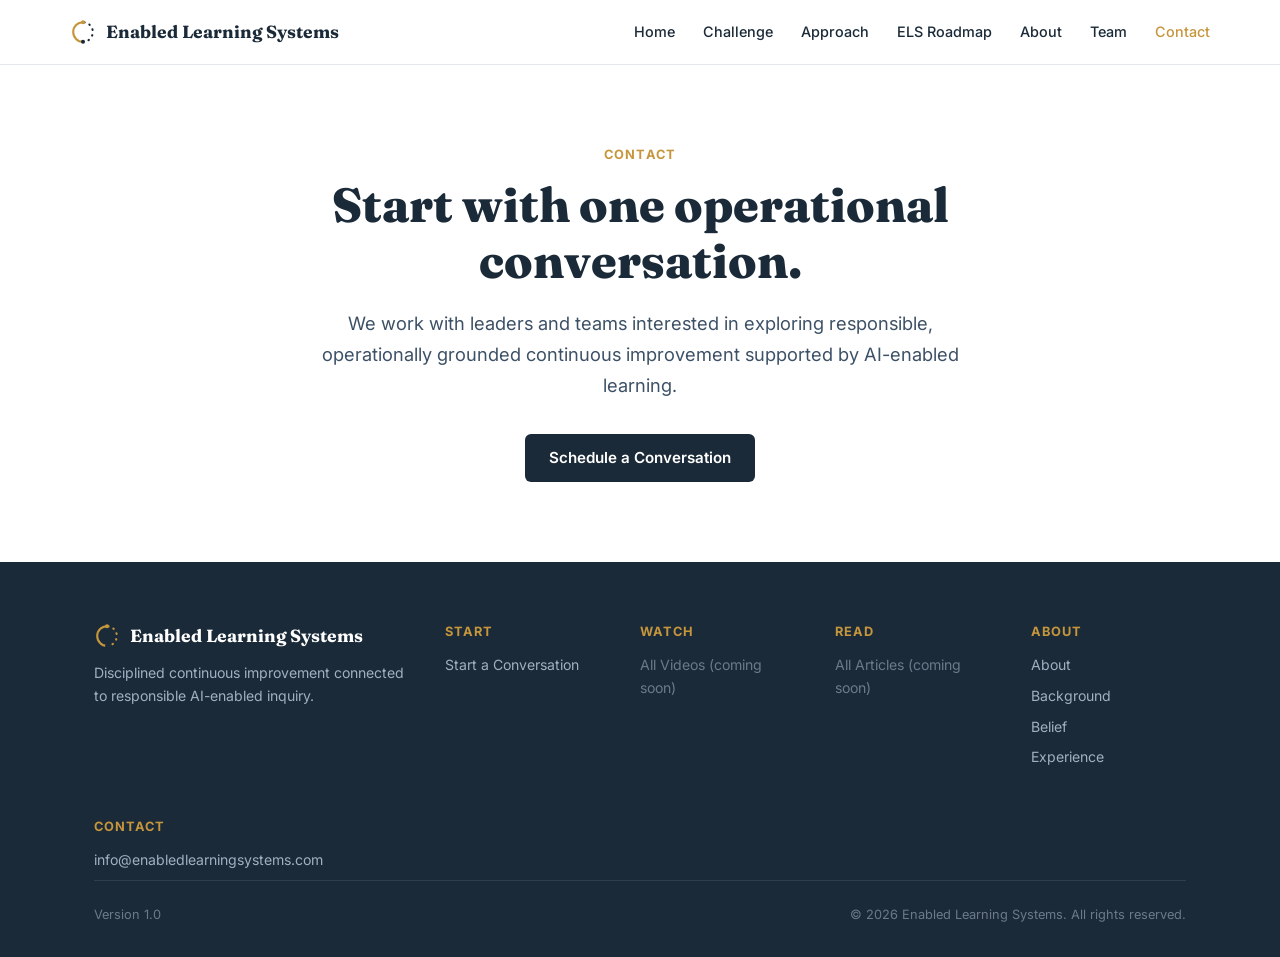
<file: contact (1).html>
<!DOCTYPE html>
<html lang="en">
<head>
<meta charset="UTF-8">
<meta name="viewport" content="width=device-width, initial-scale=1.0">
<title>Contact | Enabled Learning Systems</title>
<meta name="description" content="Start with one operational conversation. We work with leaders and teams interested in exploring responsible, operationally grounded continuous improvement supported by AI-enabled learning.">
<link rel="preconnect" href="https://fonts.googleapis.com">
<link rel="preconnect" href="https://fonts.gstatic.com" crossorigin>
<link href="https://fonts.googleapis.com/css2?family=Fraunces:ital,wght@0,400;0,600;0,700;0,800;1,400&family=Inter:wght@400;500;600;700;800&display=swap" rel="stylesheet">
<link rel="stylesheet" href="styles.css">
</head>
<body>
<header class="site-header">
  <div class="header-inner">
    <a href="index.html" class="logo"><svg width="26" height="26" viewBox="0 0 26 26" fill="none" xmlns="http://www.w3.org/2000/svg">
<path d="M13 3.2C7.6 3.2 3.2 7.6 3.2 13S7.6 22.8 13 22.8" stroke="#C6963C" stroke-width="2.1" stroke-linecap="round"/>
<path d="M13 22.8c5.4 0 9.8-4.4 9.8-9.8S18.4 3.2 13 3.2" stroke="#1B2A38" stroke-width="2.1" stroke-linecap="round" stroke-dasharray="0.5 5.3"/>
<circle cx="13" cy="3.2" r="2" fill="#C6963C"/>
<circle cx="13" cy="22.8" r="2" fill="#1B2A38"/>
</svg><span class="logo-word">Enabled Learning Systems</span></a>
    <button class="nav-toggle" aria-label="Toggle menu" onclick="document.querySelector('.main-nav').classList.toggle('open')">
      <svg width="18" height="14" viewBox="0 0 18 14" fill="none"><path d="M0 1h18M0 7h18M0 13h18" stroke="#1B2A38" stroke-width="1.6"/></svg>
    </button>
    <nav class="main-nav">
      <a href="index.html" class="nav-link">Home</a>
<a href="challenge.html" class="nav-link">Challenge</a>
<a href="approach.html" class="nav-link">Approach</a>
<a href="roadmap.html" class="nav-link">ELS Roadmap</a>
<a href="about.html" class="nav-link">About</a>
<a href="team.html" class="nav-link">Team</a>
<a href="contact.html" class="nav-link active">Contact</a>

    </nav>
  </div>
</header>

<section class="section">
  <div class="wrap" style="max-width:720px; text-align:center;">
    <p style="font-size:0.8rem; font-weight:700; text-transform:uppercase; letter-spacing:0.08em; color:#C6963C; margin-bottom:12px;">Contact</p>
    <h1 class="display">Start with one operational conversation.</h1>
    <p class="lede">We work with leaders and teams interested in exploring responsible, operationally grounded continuous improvement supported by AI-enabled learning.</p>
    <div class="btn-row mt-lg" style="justify-content:center;">
      <a href="mailto:info@enabledlearningsystems.com" class="btn btn-primary">Schedule a Conversation</a>
    </div>
    
  </div>
</section>

<footer class="site-footer">
  <div class="wrap">
    <div class="footer-grid">
      <div class="footer-brand">
        <a href="index.html" class="logo"><svg width="26" height="26" viewBox="0 0 26 26" fill="none" xmlns="http://www.w3.org/2000/svg">
<path d="M13 3.2C7.6 3.2 3.2 7.6 3.2 13S7.6 22.8 13 22.8" stroke="#C6963C" stroke-width="2.1" stroke-linecap="round"/>
<path d="M13 22.8c5.4 0 9.8-4.4 9.8-9.8S18.4 3.2 13 3.2" stroke="#1B2A38" stroke-width="2.1" stroke-linecap="round" stroke-dasharray="0.5 5.3"/>
<circle cx="13" cy="3.2" r="2" fill="#C6963C"/>
<circle cx="13" cy="22.8" r="2" fill="#1B2A38"/>
</svg><span class="logo-word">Enabled Learning Systems</span></a>
        <p>Disciplined continuous improvement connected to responsible AI-enabled inquiry.</p>
      </div>
      <div class="footer-col">
        <h5>Start</h5>
        <a href="contact.html">Start a Conversation</a>
      </div>
      <div class="footer-col">
        <h5>Watch</h5>
        <span class="muted">All Videos (coming soon)</span>
      </div>
      <div class="footer-col">
        <h5>Read</h5>
        <span class="muted">All Articles (coming soon)</span>
      </div>
      <div class="footer-col">
        <h5>About</h5>
        <a href="about.html">About</a>
        <a href="about.html#background">Background</a>
        <a href="about.html#belief">Belief</a>
        <a href="about.html#experience">Experience</a>
      </div>
    </div>
    <div class="footer-col" style="margin-top:32px;">
      <h5>Contact</h5>
      <a href="mailto:info@enabledlearningsystems.com">info@enabledlearningsystems.com</a>
    </div>
    <div class="footer-bottom">
      <span>Version 1.0</span>
      <span>&copy; 2026 Enabled Learning Systems. All rights reserved.</span>
    </div>
  </div>
</footer>
</body>
</html>
</file>
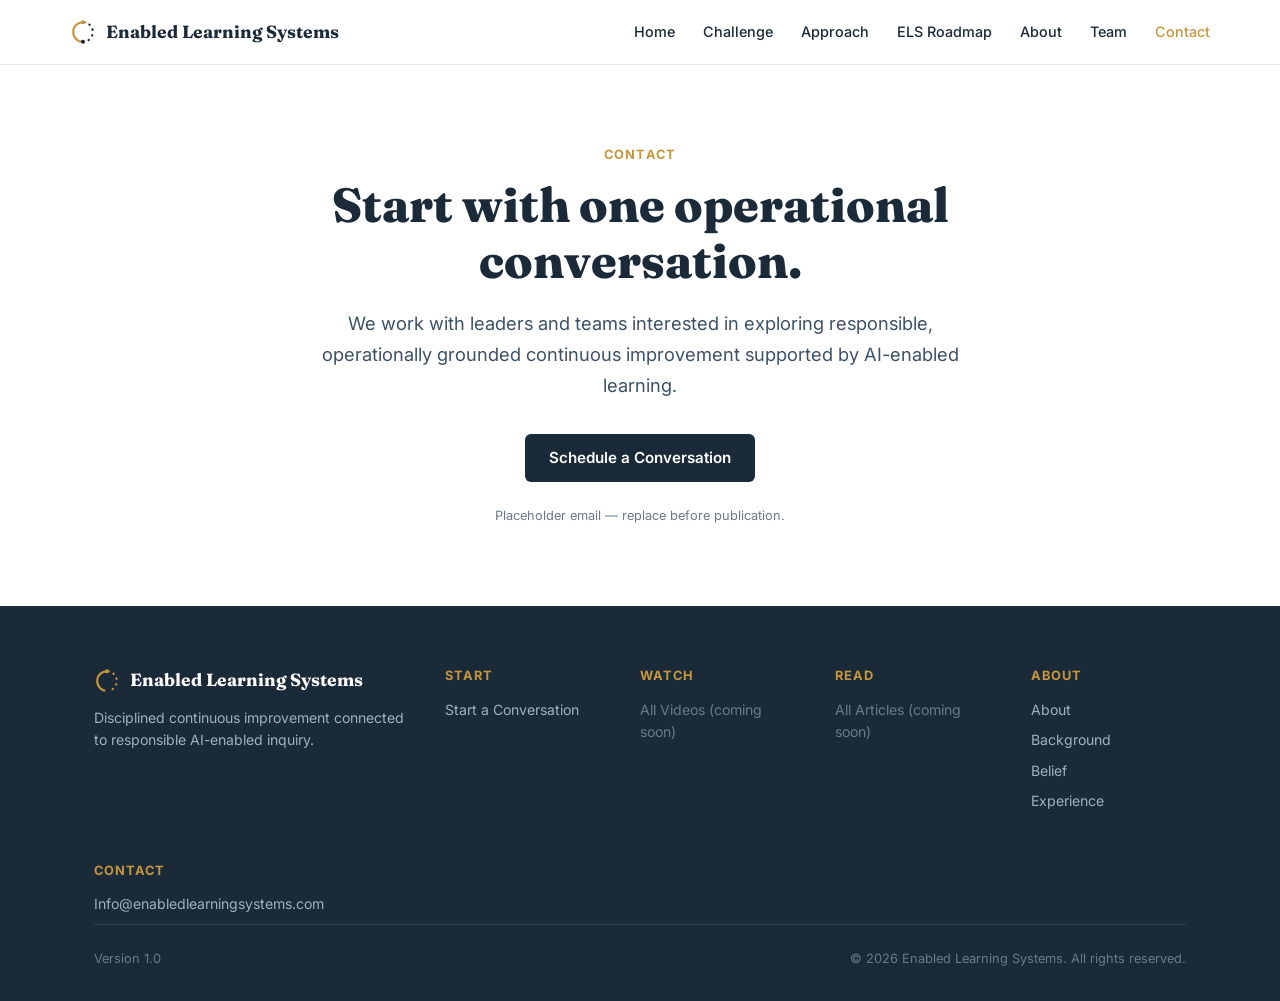
<file: contact.html>
<!DOCTYPE html>
<html lang="en">
<head>
<meta charset="UTF-8">
<meta name="viewport" content="width=device-width, initial-scale=1.0">
<title>Contact | Enabled Learning Systems</title>
<meta name="description" content="Start with one operational conversation. We work with leaders and teams interested in exploring responsible, operationally grounded continuous improvement supported by AI-enabled learning.">
<link rel="preconnect" href="https://fonts.googleapis.com">
<link rel="preconnect" href="https://fonts.gstatic.com" crossorigin>
<link href="https://fonts.googleapis.com/css2?family=Fraunces:ital,wght@0,400;0,600;0,700;0,800;1,400&family=Inter:wght@400;500;600;700;800&display=swap" rel="stylesheet">
<link rel="stylesheet" href="styles.css">
</head>
<body>
<header class="site-header">
  <div class="header-inner">
    <a href="index.html" class="logo"><svg width="26" height="26" viewBox="0 0 26 26" fill="none" xmlns="http://www.w3.org/2000/svg">
<path d="M13 3.2C7.6 3.2 3.2 7.6 3.2 13S7.6 22.8 13 22.8" stroke="#C6963C" stroke-width="2.1" stroke-linecap="round"/>
<path d="M13 22.8c5.4 0 9.8-4.4 9.8-9.8S18.4 3.2 13 3.2" stroke="#1B2A38" stroke-width="2.1" stroke-linecap="round" stroke-dasharray="0.5 5.3"/>
<circle cx="13" cy="3.2" r="2" fill="#C6963C"/>
<circle cx="13" cy="22.8" r="2" fill="#1B2A38"/>
</svg><span class="logo-word">Enabled Learning Systems</span></a>
    <button class="nav-toggle" aria-label="Toggle menu" onclick="document.querySelector('.main-nav').classList.toggle('open')">
      <svg width="18" height="14" viewBox="0 0 18 14" fill="none"><path d="M0 1h18M0 7h18M0 13h18" stroke="#1B2A38" stroke-width="1.6"/></svg>
    </button>
    <nav class="main-nav">
      <a href="index.html" class="nav-link">Home</a>
<a href="challenge.html" class="nav-link">Challenge</a>
<a href="approach.html" class="nav-link">Approach</a>
<a href="roadmap.html" class="nav-link">ELS Roadmap</a>
<a href="about.html" class="nav-link">About</a>
<a href="team.html" class="nav-link">Team</a>
<a href="contact.html" class="nav-link active">Contact</a>

    </nav>
  </div>
</header>

<section class="section">
  <div class="wrap" style="max-width:720px; text-align:center;">
    <p style="font-size:0.8rem; font-weight:700; text-transform:uppercase; letter-spacing:0.08em; color:#C6963C; margin-bottom:12px;">Contact</p>
    <h1 class="display">Start with one operational conversation.</h1>
    <p class="lede">We work with leaders and teams interested in exploring responsible, operationally grounded continuous improvement supported by AI-enabled learning.</p>
    <div class="btn-row mt-lg" style="justify-content:center;">
      <a href="mailto:Info@enabledlearningsystems.com" class="btn btn-primary">Schedule a Conversation</a>
    </div>
    <p style="font-size:0.8rem; color:#6B7A8A; margin-top:24px;">Placeholder email &mdash; replace before publication.</p>
  </div>
</section>

<footer class="site-footer">
  <div class="wrap">
    <div class="footer-grid">
      <div class="footer-brand">
        <a href="index.html" class="logo"><svg width="26" height="26" viewBox="0 0 26 26" fill="none" xmlns="http://www.w3.org/2000/svg">
<path d="M13 3.2C7.6 3.2 3.2 7.6 3.2 13S7.6 22.8 13 22.8" stroke="#C6963C" stroke-width="2.1" stroke-linecap="round"/>
<path d="M13 22.8c5.4 0 9.8-4.4 9.8-9.8S18.4 3.2 13 3.2" stroke="#1B2A38" stroke-width="2.1" stroke-linecap="round" stroke-dasharray="0.5 5.3"/>
<circle cx="13" cy="3.2" r="2" fill="#C6963C"/>
<circle cx="13" cy="22.8" r="2" fill="#1B2A38"/>
</svg><span class="logo-word">Enabled Learning Systems</span></a>
        <p>Disciplined continuous improvement connected to responsible AI-enabled inquiry.</p>
      </div>
      <div class="footer-col">
        <h5>Start</h5>
        <a href="contact.html">Start a Conversation</a>
      </div>
      <div class="footer-col">
        <h5>Watch</h5>
        <span class="muted">All Videos (coming soon)</span>
      </div>
      <div class="footer-col">
        <h5>Read</h5>
        <span class="muted">All Articles (coming soon)</span>
      </div>
      <div class="footer-col">
        <h5>About</h5>
        <a href="about.html">About</a>
        <a href="about.html#background">Background</a>
        <a href="about.html#belief">Belief</a>
        <a href="about.html#experience">Experience</a>
      </div>
    </div>
    <div class="footer-col" style="margin-top:32px;">
      <h5>Contact</h5>
      <a href="mailto:Info@enabledlearningsystems.com">Info@enabledlearningsystems.com</a>
    </div>
    <div class="footer-bottom">
      <span>Version 1.0</span>
      <span>&copy; 2026 Enabled Learning Systems. All rights reserved.</span>
    </div>
  </div>
</footer>
</body>
</html>
</file>
<file: styles.css>
/* ============================================
   Enabled Learning Systems — styles.css
   ============================================ */

/* Reset & Base */
*, *::before, *::after { box-sizing: border-box; margin: 0; padding: 0; }

html { font-size: 16px; scroll-behavior: smooth; }

body {
  font-family: 'Inter', sans-serif;
  color: #1B2A38;
  background: #FFFFFF;
  line-height: 1.6;
}

img { max-width: 100%; display: block; }

a { color: #1B2A38; text-decoration: none; }

/* Layout */
.wrap {
  max-width: 1140px;
  margin: 0 auto;
  padding: 0 24px;
}

.section {
  padding: 80px 0;
}

/* Header */
.site-header {
  position: sticky;
  top: 0;
  z-index: 100;
  background: #FFFFFF;
  border-bottom: 1px solid #E5E9ED;
  padding: 0 24px;
}

.header-inner {
  max-width: 1140px;
  margin: 0 auto;
  display: flex;
  align-items: center;
  justify-content: space-between;
  height: 64px;
}

.logo {
  display: flex;
  align-items: center;
  gap: 10px;
  font-family: 'Fraunces', serif;
  font-weight: 700;
  font-size: 1.1rem;
  color: #1B2A38;
  text-decoration: none;
}

.logo-word { white-space: nowrap; }

.main-nav {
  display: flex;
  gap: 28px;
  align-items: center;
}

.nav-link {
  font-size: 0.9rem;
  font-weight: 500;
  color: #1B2A38;
  text-decoration: none;
  transition: color 0.2s;
}

.nav-link:hover, .nav-link.active { color: #C6963C; }

.nav-toggle { display: none; background: none; border: none; cursor: pointer; }

/* Hero Grid */
.hero-grid {
  display: grid;
  grid-template-columns: 1fr 420px;
  gap: 64px;
  align-items: center;
}

.hero-grid > .hero-text { grid-column: 1; align-self: start; }
.hero-grid > .hero-photo { grid-column: 2; grid-row: 1 / span 2; align-self: center; }
.hero-grid > .hero-buttons { grid-column: 1; align-self: start; }

.hero-photo {
  border-radius: 12px;
  overflow: hidden;
  background: #F0F3F6;
}

.hero-photo img {
  width: 100%;
  height: 400px;
  object-fit: cover;
}

.hero-photo figcaption {
  font-size: 0.75rem;
  color: #6B7A8A;
  padding: 8px 12px;
}

/* Typography */
.display {
  font-family: 'Fraunces', serif;
  font-size: clamp(2rem, 4vw, 3rem);
  font-weight: 800;
  line-height: 1.15;
  color: #1B2A38;
  margin-bottom: 20px;
}

.lede {
  font-size: 1.15rem;
  color: #3D5166;
  margin-bottom: 28px;
  line-height: 1.7;
}

/* Callout */
.callout {
  background: #F7F4EE;
  border-left: 4px solid #C6963C;
  padding: 16px 20px;
  border-radius: 0 8px 8px 0;
  font-size: 0.95rem;
  color: #3D5166;
  margin-bottom: 32px;
}

/* Cards */
.card-grid {
  display: grid;
  gap: 16px;
  margin-bottom: 28px;
}

.card {
  padding: 20px;
  border-radius: 10px;
  border-top: 4px solid transparent;
}

.card h3 {
  font-family: 'Fraunces', serif;
  font-size: 1.1rem;
  font-weight: 700;
  margin-bottom: 8px;
}

.card p { font-size: 0.9rem; color: #3D5166; }

.card--red { background: #F3D4CE; border-top-color: #A32B1D; }
.card--red h3 { color: #8C2417; }

.card--blue { background: #CFDCF5; border-top-color: #143C99; }
.card--blue h3 { color: #10307D; }

.card--green { background: #CBEBD8; border-top-color: #145C33; }
.card--green h3 { color: #104A29; }

/* Note Grid */
.note-grid {
  display: grid;
  grid-template-columns: 1fr 1fr;
  gap: 16px;
  margin-bottom: 32px;
}

.note-box {
  background: #F0F3F6;
  border-radius: 8px;
  padding: 16px;
  font-size: 0.88rem;
  color: #3D5166;
  line-height: 1.6;
}

/* Buttons */
.btn-row {
  display: flex;
  gap: 16px;
  flex-wrap: wrap;
}

.btn {
  display: inline-flex;
  align-items: center;
  padding: 12px 24px;
  border-radius: 6px;
  font-size: 0.95rem;
  font-weight: 600;
  cursor: pointer;
  transition: all 0.2s;
  text-decoration: none;
}

.btn-primary {
  background: #1B2A38;
  color: #FFFFFF;
}

.btn-primary:hover { background: #C6963C; color: #FFFFFF; }

.btn-outline {
  border: 2px solid #1B2A38;
  color: #1B2A38;
  background: transparent;
}

.btn-outline:hover { background: #1B2A38; color: #FFFFFF; }

/* Spacing utilities */
.mt-lg { margin-top: 32px; }

/* Footer */
.site-footer {
  background: #1B2A38;
  color: #FFFFFF;
  padding: 60px 0 32px;
}

.footer-grid {
  display: grid;
  grid-template-columns: 2fr 1fr 1fr 1fr 1fr;
  gap: 40px;
  margin-bottom: 40px;
}

.footer-brand .logo { color: #FFFFFF; margin-bottom: 12px; }
.footer-brand .logo svg path { stroke: #C6963C; }
.footer-brand p { font-size: 0.88rem; color: #A0B0C0; line-height: 1.6; }

.footer-col h5 {
  font-size: 0.8rem;
  font-weight: 700;
  text-transform: uppercase;
  letter-spacing: 0.08em;
  color: #C6963C;
  margin-bottom: 12px;
}

.footer-col a, .footer-col span {
  display: block;
  font-size: 0.88rem;
  color: #A0B0C0;
  margin-bottom: 8px;
  text-decoration: none;
  transition: color 0.2s;
}

.footer-col a:hover { color: #FFFFFF; }
.muted { color: #6B7A8A !important; }

.footer-bottom {
  border-top: 1px solid #2D3E4E;
  padding-top: 24px;
  display: flex;
  justify-content: space-between;
  font-size: 0.8rem;
  color: #6B7A8A;
}

/* Responsive */
@media (max-width: 900px) {
  .hero-grid { grid-template-columns: 1fr; }
  .hero-grid > .hero-text,
  .hero-grid > .hero-photo,
  .hero-grid > .hero-buttons {
    grid-column: 1;
    grid-row: auto;
  }
  .hero-text { order: 1; }
  .hero-photo { order: 2; }
  .hero-buttons { order: 3; }
  .footer-grid { grid-template-columns: 1fr 1fr; }
  .note-grid { grid-template-columns: 1fr; }
  .section { padding: 48px 0; }
}

@media (max-width: 600px) {
  .main-nav { display: none; }
  .main-nav.open {
    display: flex;
    flex-direction: column;
    position: absolute;
    top: 64px;
    left: 0;
    right: 0;
    background: #FFFFFF;
    padding: 16px 24px;
    border-bottom: 1px solid #E5E9ED;
    gap: 16px;
  }
  .nav-toggle { display: block; }
  .footer-grid { grid-template-columns: 1fr; }
  .footer-bottom { flex-direction: column; gap: 8px; }
  .card-grid { grid-template-columns: 1fr !important; }
  .section { padding: 36px 0; }
}
</file>
